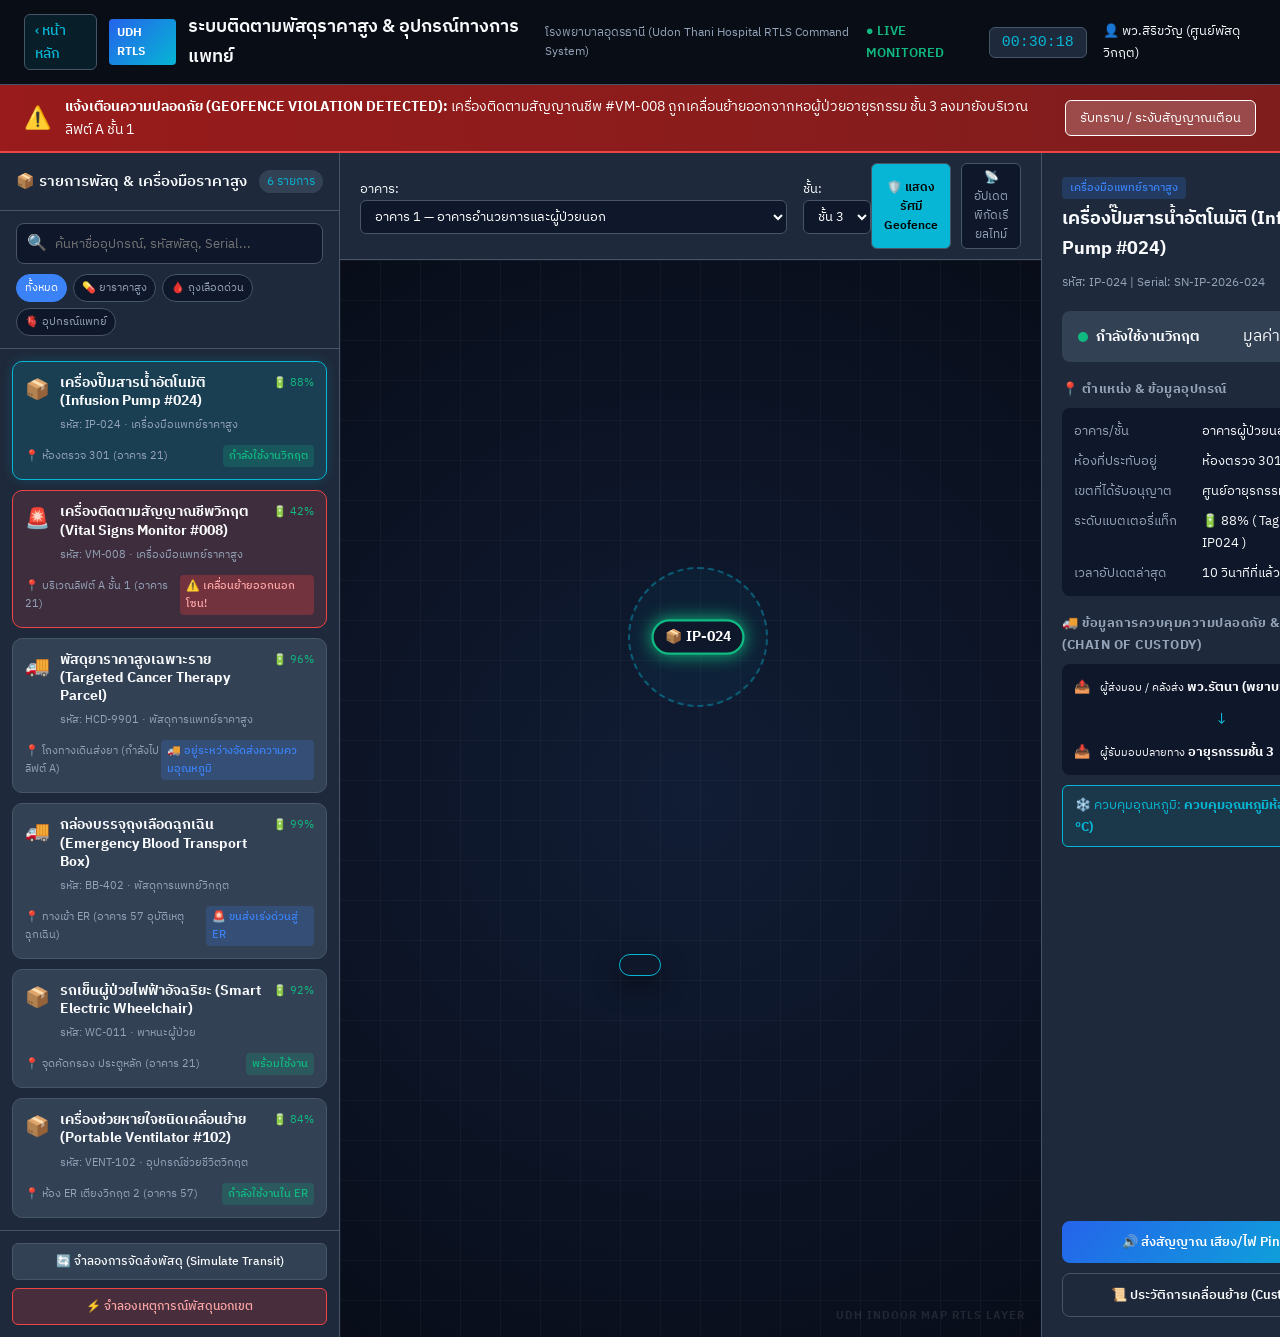
<file: asset-tracking.html>
<!doctype html>
<html lang="th">
<head>
  <meta charset="utf-8">
  <meta name="viewport" content="width=device-width, initial-scale=1">
  <title>UDH Asset & Medical Parcel Tracking — ระบบติดตามพัสดุและอุปกรณ์ราคาสูง</title>
  <link rel="preconnect" href="https://fonts.googleapis.com">
  <link rel="preconnect" href="https://fonts.gstatic.com" crossorigin>
  <link href="https://fonts.googleapis.com/css2?family=IBM+Plex+Sans+Thai:wght@300;400;500;600;700&display=swap" rel="stylesheet">
  <link rel="stylesheet" href="asset-tracking.css">
</head>
<body class="command-center-body">
  <header class="cc-header">
    <div class="brand">
      <a href="index.html" class="back-link" title="กลับหน้าผู้ป่วย">‹ หน้าหลัก</a>
      <span class="badge-udh">UDH RTLS</span>
      <h1>ระบบติดตามพัสดุราคาสูง & อุปกรณ์ทางการแพทย์</h1>
      <small>โรงพยาบาลอุดรธานี (Udon Thani Hospital RTLS Command System)</small>
    </div>
    <div class="system-status">
      <span class="pulse-live">● LIVE MONITORED</span>
      <div class="clock-display" id="live-clock">13:45:00</div>
      <div class="user-profile">👤 พว.สิริขวัญ (ศูนย์พัสดุวิกฤต)</div>
    </div>
  </header>

  <!-- Emergency Geofence Alert Banner -->
  <div id="alert-banner" class="emergency-alert-banner" style="display: flex;">
    <div class="alert-icon">⚠️</div>
    <div class="alert-message">
      <strong>แจ้งเตือนความปลอดภัย (GEOFENCE VIOLATION DETECTED):</strong>
      <span id="alert-text">เครื่องติดตามสัญญาณชีพ #VM-008 ถูกเคลื่อนย้ายออกจากหอผู้ป่วยอายุรกรรม ชั้น 3 ลงมายังบริเวณลิฟต์ A ชั้น 1</span>
    </div>
    <button id="dismiss-alert-btn" class="dismiss-btn">รับทราบ / ระงับสัญญาณเตือน</button>
  </div>

  <main class="cc-workspace">
    <!-- Sidebar Left: Asset & Parcel List & Filters -->
    <aside class="sidebar-panel">
      <div class="sidebar-head">
        <h2>📦 รายการพัสดุ & เครื่องมือราคาสูง</h2>
        <span id="asset-count-badge" class="count-badge">6 รายการ</span>
      </div>

      <!-- Search & Filter Controls -->
      <div class="filter-box">
        <div class="search-input-group">
          <span>🔍</span>
          <input id="asset-search" type="search" placeholder="ค้นหาชื่ออุปกรณ์, รหัสพัสดุ, Serial...">
        </div>
        
        <div class="category-pills">
          <button class="pill active" data-cat="all">ทั้งหมด</button>
          <button class="pill" data-cat="พัสดุการแพทย์ราคาสูง">💊 ยาราคาสูง</button>
          <button class="pill" data-cat="พัสดุการแพทย์วิกฤต">🩸 ถุงเลือดด่วน</button>
          <button class="pill" data-cat="เครื่องมือแพทย์ราคาสูง">🫀 อุปกรณ์แพทย์</button>
        </div>
      </div>

      <!-- Asset List Container -->
      <div id="asset-list-container" class="asset-scroll-list">
        <!-- Rendered dynamically via asset-tracking.js -->
      </div>

      <div class="sidebar-footer">
        <button id="btn-simulate-move" class="action-btn-secondary">🔄 จำลองการจัดส่งพัสดุ (Simulate Transit)</button>
        <button id="btn-simulate-breach" class="action-btn-warning">⚡ จำลองเหตุการณ์พัสดุนอกเขต</button>
      </div>
    </aside>

    <!-- Center Canvas: Interactive Floor Map & Pins -->
    <section class="map-view-panel">
      <div class="map-top-bar">
        <div class="location-selectors">
          <label>อาคาร:
            <select id="map-building-select" class="cc-select"></select>
          </label>
          <label>ชั้น:
            <select id="map-floor-select" class="cc-select"></select>
          </label>
        </div>
        <div class="map-controls">
          <button id="btn-toggle-geofence" class="toggle-control-btn active">🛡️ แสดงรัศมี Geofence</button>
          <button id="btn-refresh-telemetry" class="toggle-control-btn">📡 อัปเดตพิกัดเรียลไทม์</button>
        </div>
      </div>

      <div id="map-canvas-container" class="cc-map-canvas">
        <div class="canvas-grid-overlay"></div>
        <div id="geofence-circles-layer"></div>
        <div id="asset-pins-layer"></div>
        <div class="map-watermark">UDH INDOOR MAP RTLS LAYER</div>
      </div>
    </section>

    <!-- Sidebar Right: Asset Detail & Parcel Custody Panel -->
    <aside class="detail-panel">
      <div class="panel-header">
        <span id="detail-category-badge" class="cat-tag">ยาราคาสูง</span>
        <h2 id="detail-title">เครื่องปั๊มสารน้ำอัตโนมัติ</h2>
        <small id="detail-code-serial">รหัส: IP-024 | Serial: SN-IP-2026-024</small>
      </div>

      <div class="status-summary-card">
        <div class="status-indicator">
          <span id="detail-status-dot" class="status-dot green"></span>
          <b id="detail-status-text">กำลังใช้งานวิกฤต</b>
        </div>
        <div class="value-tag">มูลค่า: <strong id="detail-value">฿185,000</strong></div>
      </div>

      <!-- Location & Telemetry Metadata -->
      <section class="meta-section">
        <h3>📍 ตำแหน่ง & ข้อมูลอุปกรณ์</h3>
        <dl class="meta-grid">
          <dt>อาคาร/ชั้น</dt>
          <dd id="detail-location-floor">อาคารผู้ป่วยนอก ชั้น 3</dd>
          <dt>ห้องที่ประทับอยู่</dt>
          <dd id="detail-location-room">ห้องตรวจ 301</dd>
          <dt>เขตที่ได้รับอนุญาต</dt>
          <dd id="detail-assigned-zone">ศูนย์อายุรกรรม ชั้น 3</dd>
          <dt>ระดับแบตเตอรี่แท็ก</dt>
          <dd id="detail-battery">🔋 88% ( BLE Beacon Tag )</dd>
          <dt>เวลาอัปเดตล่าสุด</dt>
          <dd id="detail-last-update">10 วินาทีที่แล้ว</dd>
        </dl>
      </section>

      <!-- Parcel Custody / Logistics Handoff -->
      <section class="custody-section">
        <h3>🚚 ข้อมูลการควบคุมความปลอดภัย & ห่วงโซ่พัสดุ (Chain of Custody)</h3>
        <div class="custody-card">
          <div class="custody-step">
            <span class="step-icon">📤</span>
            <div>
              <small>ผู้ส่งมอบ / คลังส่ง</small>
              <strong id="custody-sender">ภก.สมชาย (คลังยาหลัก ชั้น 1)</strong>
            </div>
          </div>
          <div class="custody-arrow">↓</div>
          <div class="custody-step">
            <span class="step-icon">📥</span>
            <div>
              <small>ผู้รับมอบปลายทาง</small>
              <strong id="custody-receiver">พว.สิรินธร (คลินิกเคมีบำบัด ชั้น 3)</strong>
            </div>
          </div>
        </div>

        <div class="temp-sensor-box">
          <span>❄️ ควบคุมอุณหภูมิ: <b id="custody-temp">2 - 8 °C (ปัจจุบัน 4.2 °C)</b></span>
        </div>
      </section>

      <!-- Action Buttons -->
      <div class="detail-actions">
        <button id="btn-ping-asset" class="action-btn-primary">🔊 ส่งสัญญาณ เสียง/ไฟ Ping ค้นหา</button>
        <button id="btn-history-log" class="action-btn-outline">📜 ประวัติการเคลื่อนย้าย (Custody Log)</button>
      </div>
    </aside>
  </main>

  <!-- History Modal Dialog -->
  <dialog id="history-modal" class="cc-dialog">
    <div class="dialog-inner">
      <div class="dialog-head">
        <h3>📜 ประวัติบันทึกการเคลื่อนย้ายและพิกัด (RTLS Telemetry Audit Trail)</h3>
        <button id="close-history-modal" class="close-x">×</button>
      </div>
      <div class="dialog-body">
        <table class="audit-table">
          <thead>
            <tr>
              <th>เวลาบันทึก</th>
              <th>ตำแหน่ง / ห้อง</th>
              <th>สถานะ</th>
              <th>เจ้าหน้าที่ผู้รับผิดชอบ</th>
            </tr>
          </thead>
          <tbody id="audit-table-body">
            <tr>
              <td>13:42:10</td>
              <td>อาคารผู้ป่วยนอก ชั้น 1 (ประตูหลัก)</td>
              <td><span class="tag-status green">เข้าสู่ระบบ</span></td>
              <td>ศูนย์เปล UDH</td>
            </tr>
            <tr>
              <td>13:25:00</td>
              <td>ห้องยาหลัก ชั้น 1</td>
              <td><span class="tag-status blue">เบิกจ่ายพัสดุ</span></td>
              <td>ภก.สมชาย</td>
            </tr>
          </tbody>
        </table>
      </div>
    </div>
  </dialog>

  <p id="toast" class="toast-popup" role="status"></p>

  <script src="data-store.js"></script>
  <script src="asset-tracking.js"></script>
</body>
</html>
</file>
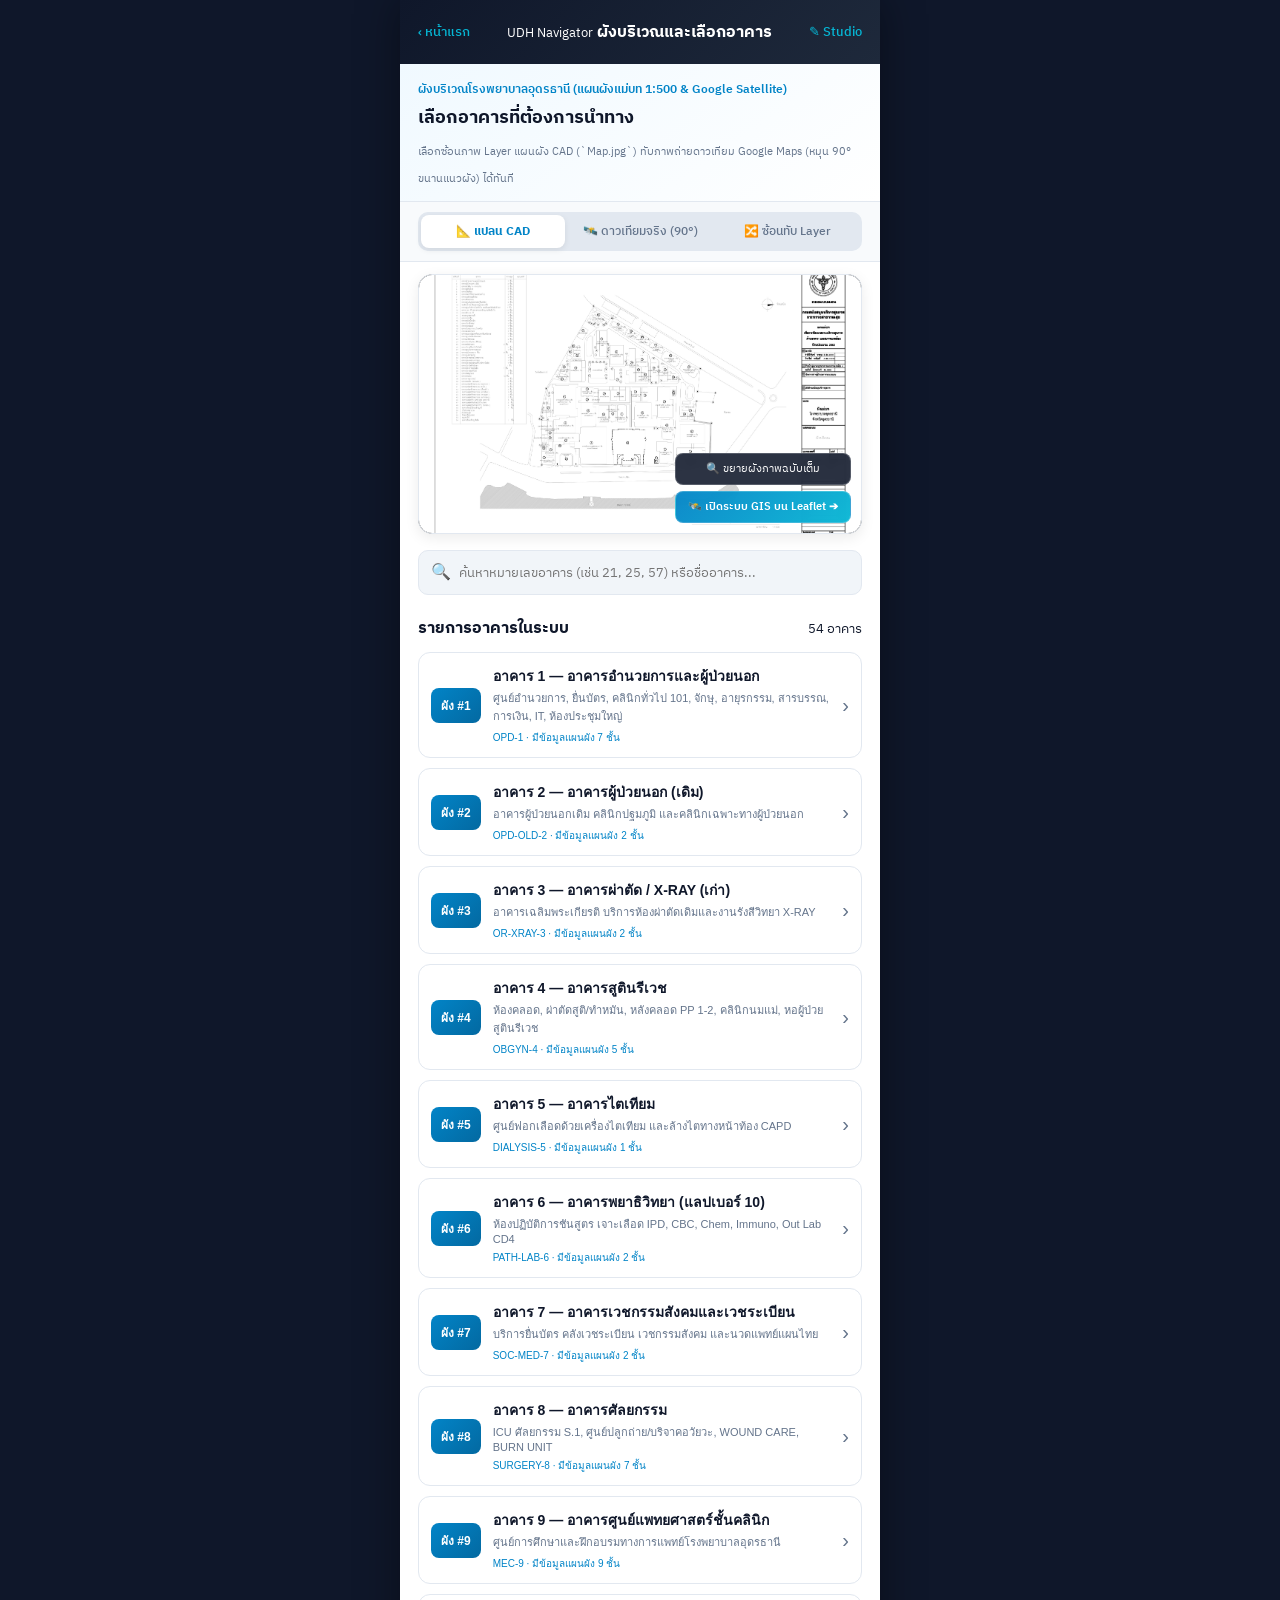
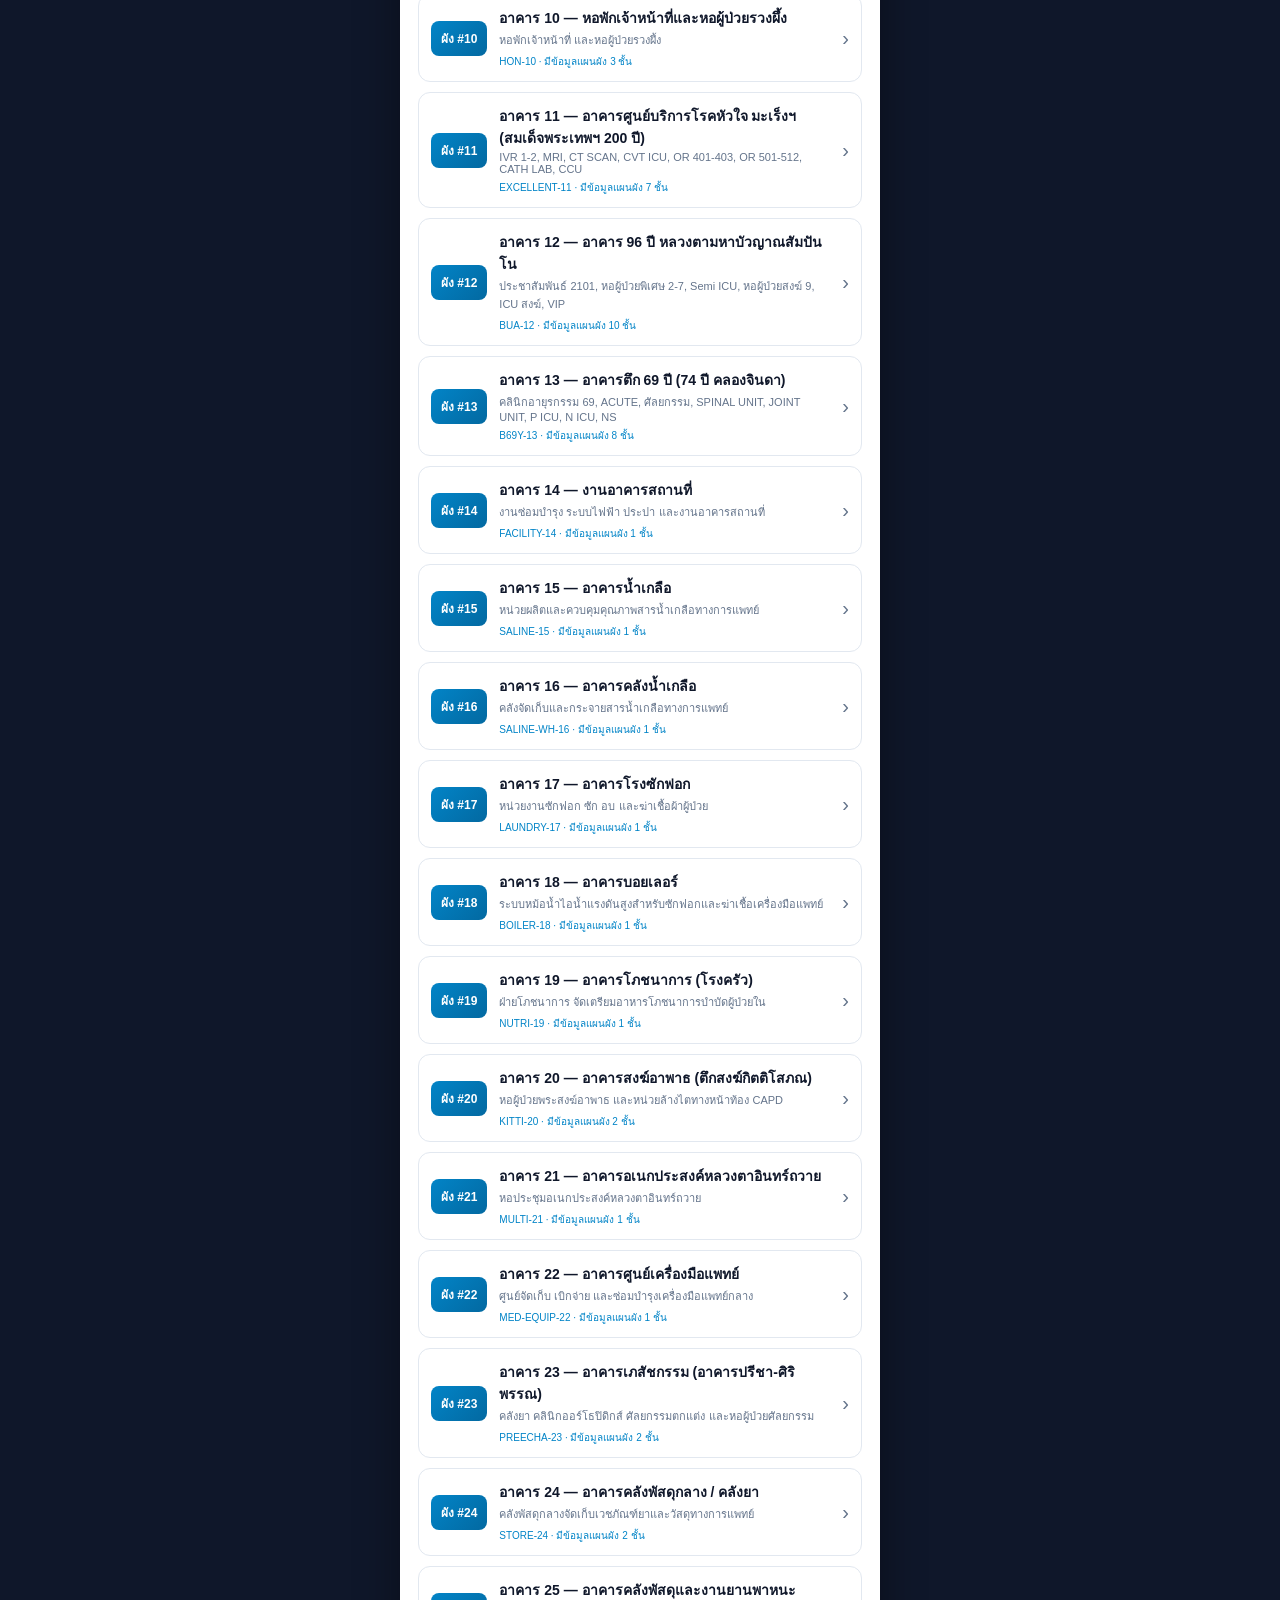
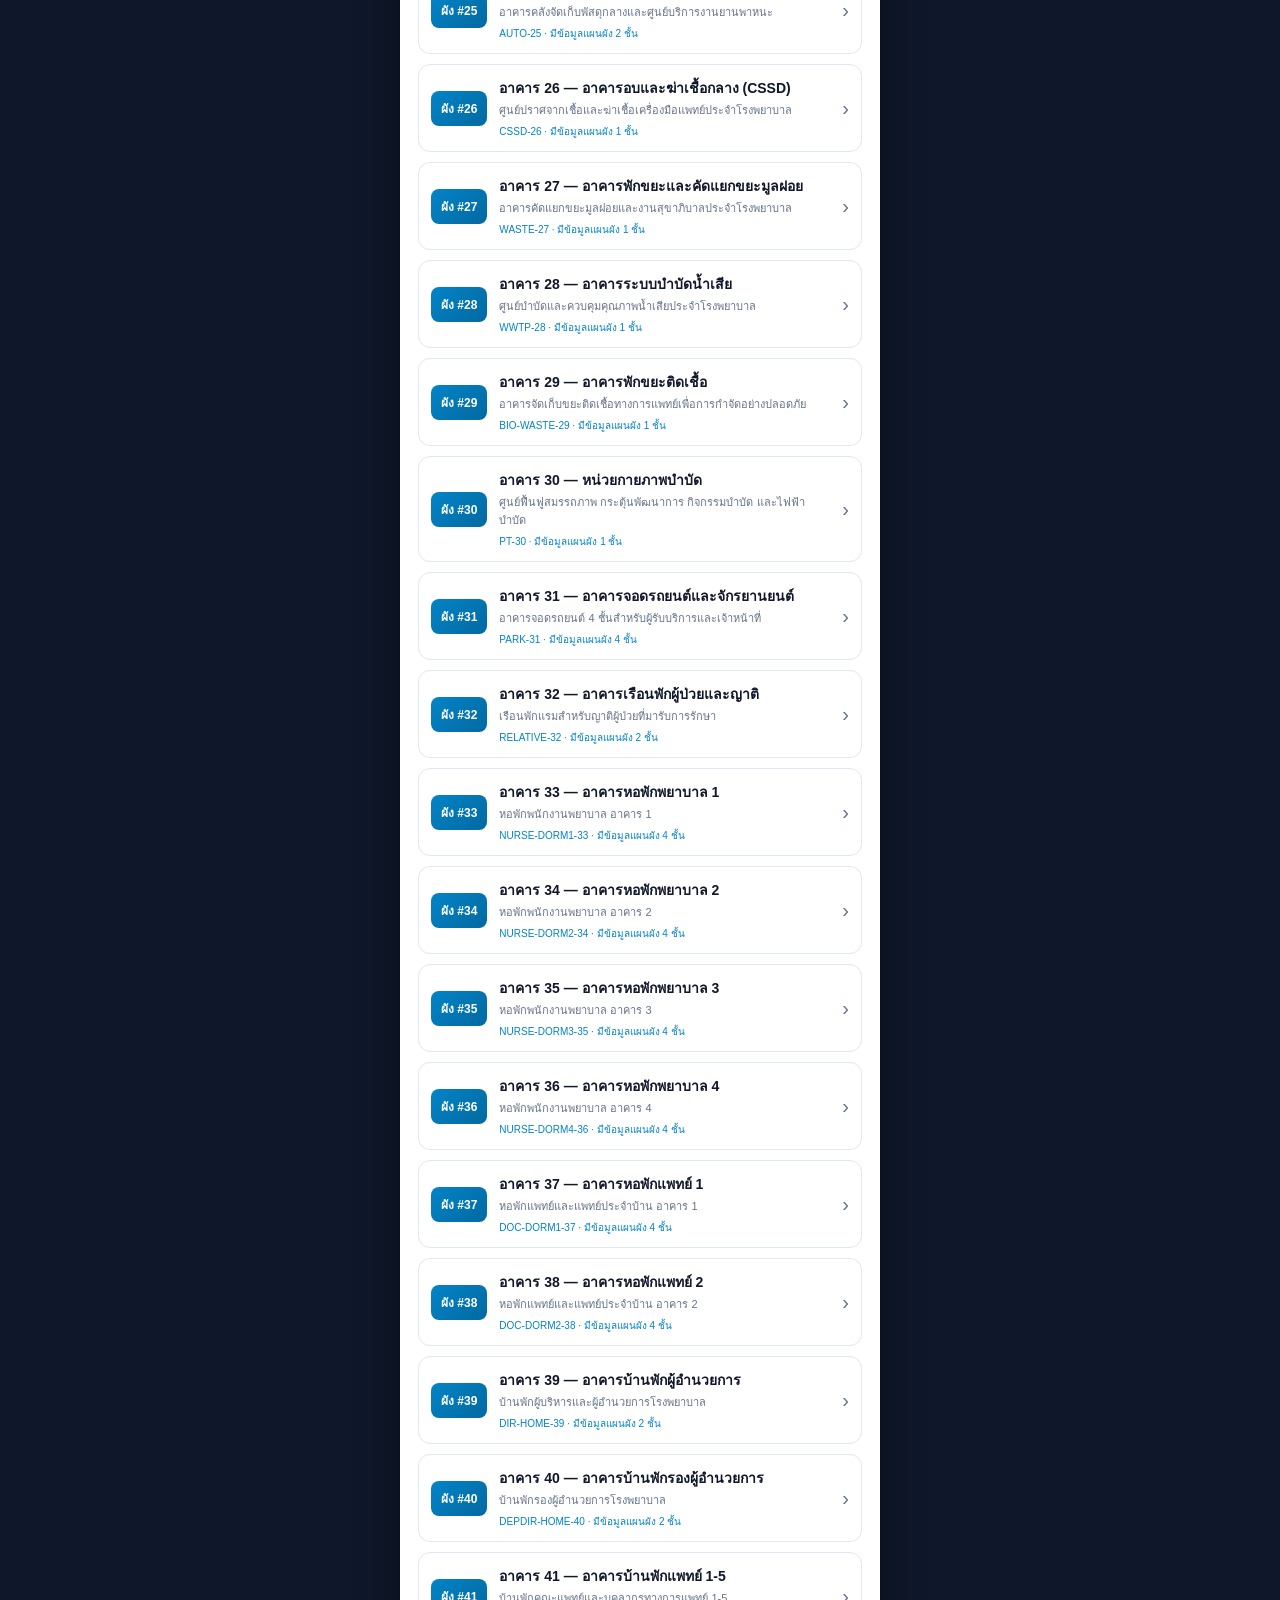
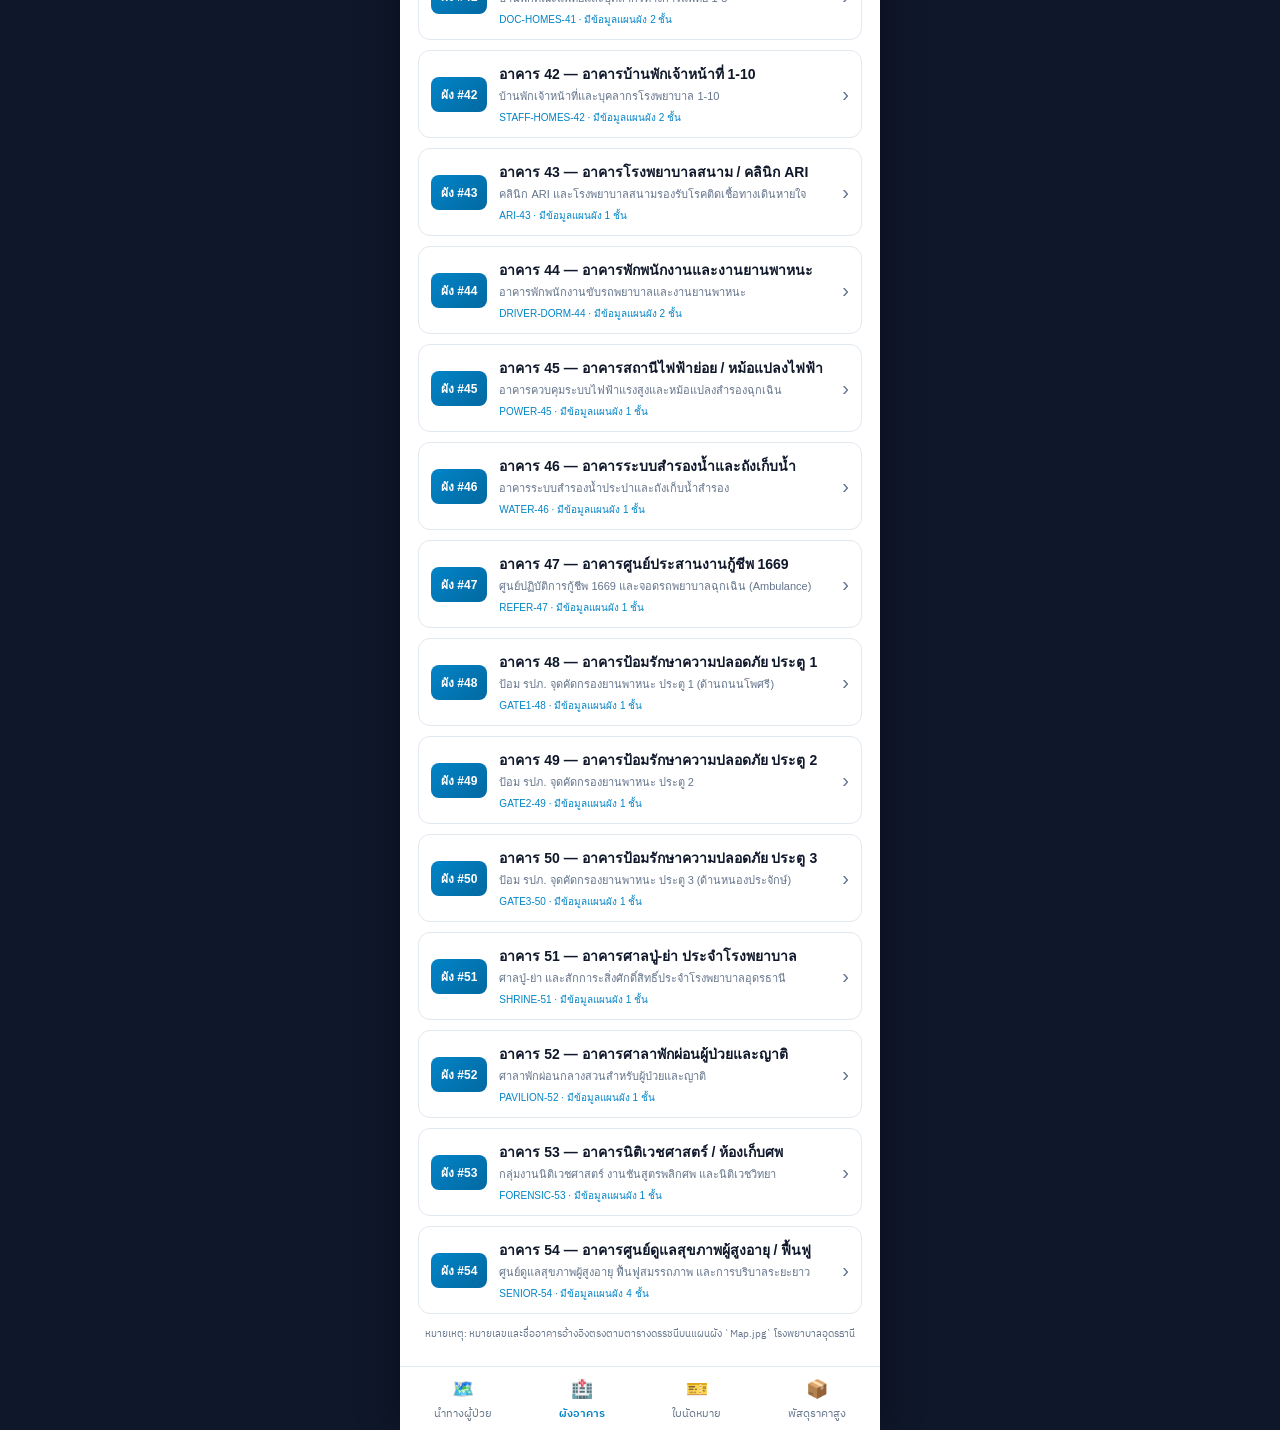
<file: building-select.html>
<!doctype html>
<html lang="th">
<head>
  <meta charset="utf-8">
  <meta name="viewport" content="width=device-width, initial-scale=1">
  <title>UDH Navigator — ผังบริเวณและเลือกอาคาร</title>
  <link rel="preconnect" href="https://fonts.googleapis.com">
  <link rel="preconnect" href="https://fonts.gstatic.com" crossorigin>
  <link href="https://fonts.googleapis.com/css2?family=IBM+Plex+Sans+Thai:wght@300;400;500;600;700&display=swap" rel="stylesheet">
  <link rel="stylesheet" href="building-select.css">
</head>
<body>
  <main class="phone">
    <header class="app-header">
      <a href="index.html" class="back-link">‹ หน้าแรก</a>
      <div>
        <small>UDH Navigator</small>
        <b>ผังบริเวณและเลือกอาคาร</b>
      </div>
      <a href="map-builder.html" class="icon-link" title="Map Studio">✎ Studio</a>
    </header>

    <section class="intro">
      <p>ผังบริเวณโรงพยาบาลอุดรธานี (แผนผังแม่บท 1:500 & Google Satellite)</p>
      <h1>เลือกอาคารที่ต้องการนำทาง</h1>
      <span>เลือกซ้อนภาพ Layer แผนผัง CAD (`Map.jpg`) ทับภาพถ่ายดาวเทียม Google Maps (หมุน 90° ขนานแนวผัง) ได้ทันที</span>
    </section>

    <!-- Layer Switcher Tabs -->
    <section class="layer-switcher-section">
      <div class="layer-mode-tabs">
        <button id="layer-cad" class="layer-tab active">📐 แปลน CAD</button>
        <button id="layer-sat" class="layer-tab">🛰️ ดาวเทียมจริง (90°)</button>
        <button id="layer-overlay" class="layer-tab">🔀 ซ้อนทับ Layer</button>
      </div>

      <!-- Satellite Rotation Angle Switcher -->
      <div id="rotation-selector-bar" class="rotation-bar" style="display: none;">
        <span>มุมหมุนภาพดาวเทียม:</span>
        <button id="rot-90" class="rot-tab active">📐 หมุน 90° (ขนานผัง CAD/หนองประจักษ์ลงล่าง)</button>
        <button id="rot-0" class="rot-tab">🧭 0° (ทิศเหนือจริง)</button>
      </div>

      <!-- Opacity Slider for Overlay Mode -->
      <div id="opacity-control-bar" class="opacity-bar" style="display: none;">
        <label for="layer-opacity-range">
          <span>ความโปร่งแสงแปลนอาคาร CAD:</span>
          <b id="opacity-pct-label">70%</b>
        </label>
        <input id="layer-opacity-range" type="range" min="0" max="100" value="70" class="range-slider">
      </div>
    </section>

    <!-- Master Plan Map Container with Dual Layers -->
    <section class="site-plan">
      <!-- Base Layer: Google Satellite Image (Rotated 90 deg by default) -->
      <img id="satellite-bg-img" src="google-satellite-rotated90.jpg" alt="ภาพถ่ายดาวเทียม Google Maps หมุน 90°" class="map-layer sat-layer" style="display: none;">

      <!-- Top Layer: CAD Map Image -->
      <img id="site-map" src="Map.jpg" alt="ผังบริเวณโรงพยาบาลอุดรธานี" class="map-layer cad-layer">

      <div class="map-action-row">
        <button id="zoom" aria-label="ขยายผังบริเวณ">🔍 ขยายผังภาพฉบับเต็ม</button>
        <a href="satellite-map.html" class="satellite-overlay-btn">🛰️ เปิดระบบ GIS บน Leaflet ➔</a>
      </div>
    </section>

    <!-- Search Building Filter -->
    <section class="search-building-box">
      <div class="search-field">
        <span>🔍</span>
        <input id="building-search" type="search" placeholder="ค้นหาหมายเลขอาคาร (เช่น 21, 25, 57) หรือชื่ออาคาร...">
      </div>
    </section>

    <!-- Building List -->
    <section class="list">
      <div class="list-head">
        <h2>รายการอาคารในระบบ</h2>
        <small id="count">20 อาคาร</small>
      </div>
      <div id="buildings" class="building-cards-container"></div>
    </section>

    <p class="note">หมายเหตุ: หมายเลขและชื่ออาคารอ้างอิงตรงตามตารางดรรชนีบนแผนผัง `Map.jpg` โรงพยาบาลอุดรธานี</p>

    <!-- Bottom Navigation Bar -->
    <nav class="bottom-nav">
      <a class="nav-item" href="index.html">
        <span class="nav-icon">🗺️</span>
        <span>นำทางผู้ป่วย</span>
      </a>
      <a class="nav-item active" href="building-select.html">
        <span class="nav-icon">🏥</span>
        <span>ผังอาคาร</span>
      </a>
      <a class="nav-item" href="check-in.html">
        <span class="nav-icon">🎫</span>
        <span>ใบนัดหมาย</span>
      </a>
      <a class="nav-item" href="asset-tracking.html">
        <span class="nav-icon">📦</span>
        <span>พัสดุราคาสูง</span>
      </a>
    </nav>
  </main>

  <!-- Large Map Dialog -->
  <dialog id="viewer" class="map-dialog">
    <div class="dialog-content-map">
      <header class="dialog-map-header">
        <h3 id="modal-title">ผังบริเวณโรงพยาบาลอุดรธานี (Map.jpg)</h3>
        <button id="close" class="close-btn">×</button>
      </header>
      <div class="modal-layer-toggle">
        <button id="modal-show-cad" class="modal-tab active">📐 แปลน CAD</button>
        <button id="modal-show-sat-90" class="modal-tab">🛰️ ดาวเทียม (หมุน 90° ขนานผัง)</button>
        <button id="modal-show-sat-0" class="modal-tab">🧭 ดาวเทียม (0° ทิศเหนือ)</button>
      </div>
      <div class="zoom-scroll-area">
        <img id="large-map" src="Map.jpg" alt="ผังบริเวณโรงพยาบาลอุดรธานี">
      </div>
    </div>
  </dialog>

  <script src="data-store.js?v=2.0"></script>
  <script src="building-select.js"></script>
</body>
</html>
</file>
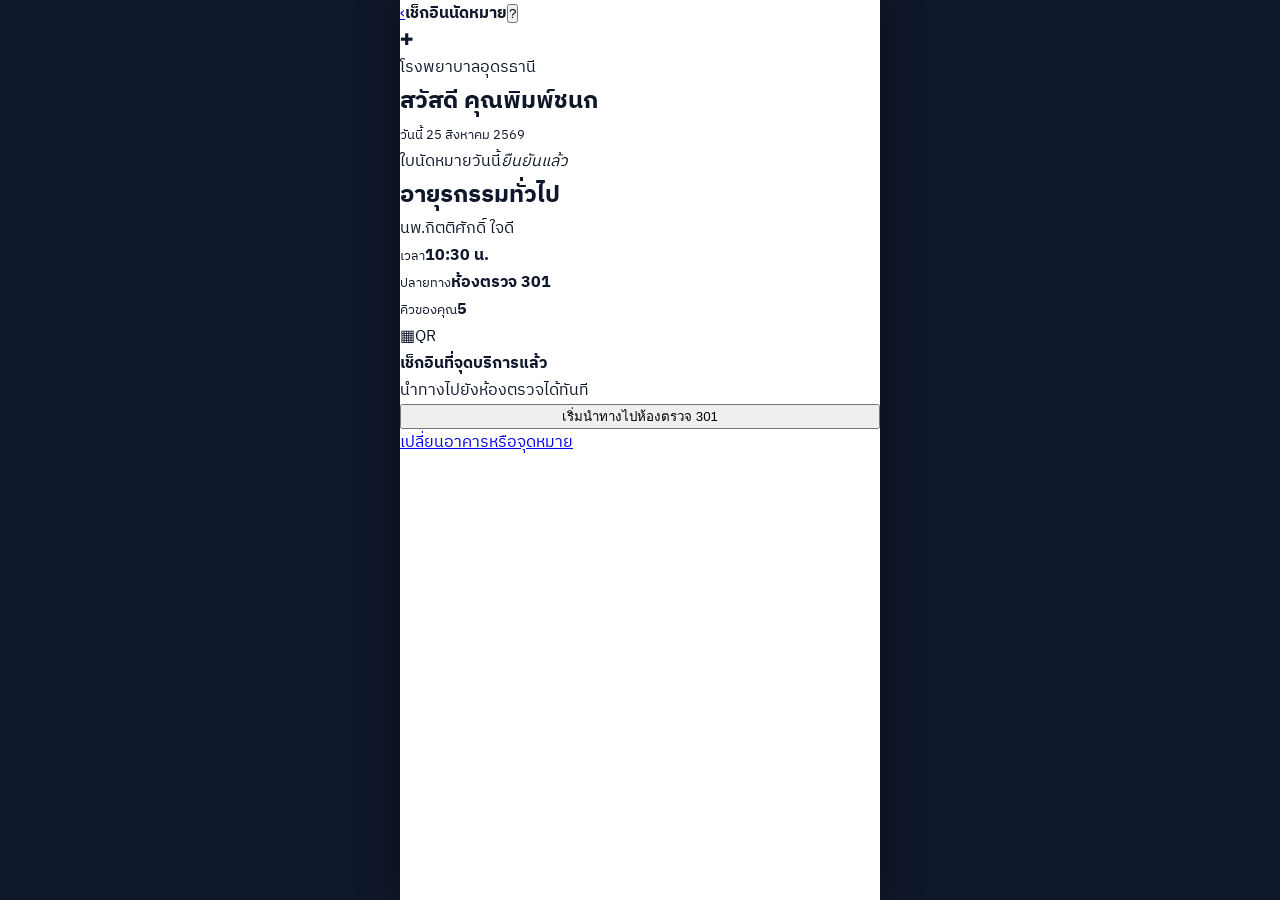
<file: check-in.html>
<!doctype html><html lang="th"><head><meta charset="utf-8"><meta name="viewport" content="width=device-width,initial-scale=1"><title>UDH Navigator — Check-in</title><link rel="preconnect" href="https://fonts.googleapis.com"><link rel="preconnect" href="https://fonts.gstatic.com" crossorigin><link href="https://fonts.googleapis.com/css2?family=IBM+Plex+Sans+Thai:wght@400;500;600;700&display=swap" rel="stylesheet"><link rel="stylesheet" href="patient-screens.css"></head><body><main class="mobile"><header><a href="index.html">‹</a><b>เช็กอินนัดหมาย</b><button>?</button></header><section class="hero"><span>✚</span><p>โรงพยาบาลอุดรธานี</p><h1>สวัสดี คุณพิมพ์ชนก</h1><small>วันนี้ 25 สิงหาคม 2569</small></section><section class="ticket"><div class="ticket-top"><span>ใบนัดหมายวันนี้</span><em>ยืนยันแล้ว</em></div><h2>อายุรกรรมทั่วไป</h2><p>นพ.กิตติศักดิ์ ใจดี</p><div class="ticket-grid"><div><small>เวลา</small><b>10:30 น.</b></div><div><small>ปลายทาง</small><b>ห้องตรวจ 301</b></div><div><small>คิวของคุณ</small><b class="blue">5</b></div></div></section><section class="check"><div class="qr">▦<span>QR</span></div><div><b>เช็กอินที่จุดบริการแล้ว</b><p>นำทางไปยังห้องตรวจได้ทันที</p></div></section><button class="primary" id="go">เริ่มนำทางไปห้องตรวจ 301</button><a class="secondary" href="building-select.html">เปลี่ยนอาคารหรือจุดหมาย</a><p class="toast" id="toast"></p></main><script>document.querySelector('#go').onclick=()=>{document.querySelector('#toast').textContent='กำลังเปิดเส้นทาง…';document.querySelector('#toast').classList.add('show');setTimeout(()=>location.href='navigation.html',600)}</script></body></html>
</file>
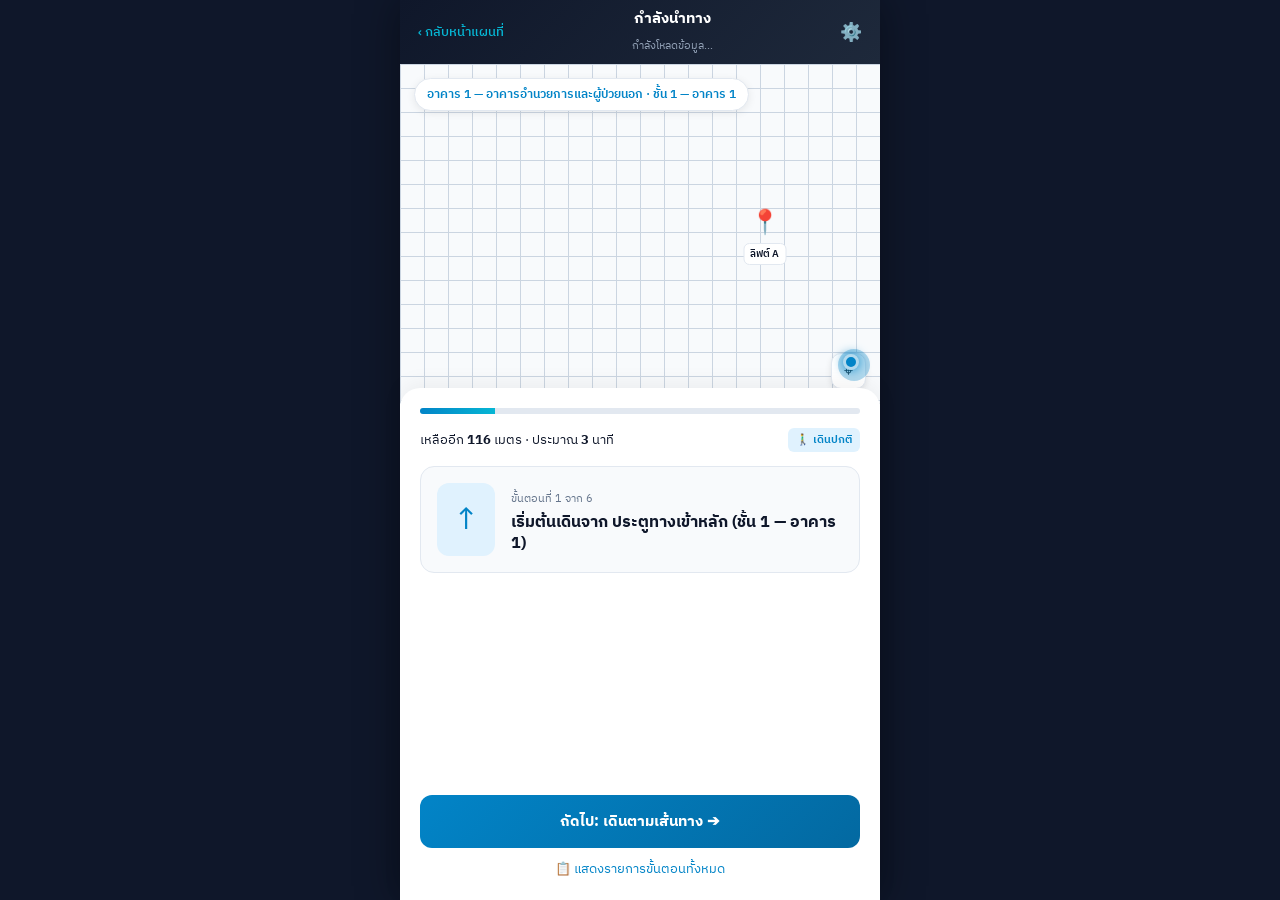
<file: navigation.html>
<!doctype html>
<html lang="th">
<head>
  <meta charset="utf-8">
  <meta name="viewport" content="width=device-width, initial-scale=1">
  <title>UDH Navigator — นำทาง Turn-by-Turn</title>
  <link rel="preconnect" href="https://fonts.googleapis.com">
  <link rel="preconnect" href="https://fonts.gstatic.com" crossorigin>
  <link href="https://fonts.googleapis.com/css2?family=IBM+Plex+Sans+Thai:wght@400;500;600;700&display=swap" rel="stylesheet">
  <link rel="stylesheet" href="patient-screens.css">
</head>
<body>
  <main class="mobile route">
    <header class="nav-header">
      <a href="index.html" class="back-btn">‹ กลับหน้าแผนที่</a>
      <div class="nav-title-group">
        <b id="nav-mode-indicator">กำลังนำทาง</b>
        <small id="nav-target-name">กำลังโหลดข้อมูล...</small>
      </div>
      <button id="menu-btn" class="icon-menu-btn">⚙️</button>
    </header>

    <!-- Visual Interactive Map Area -->
    <section class="route-map">
      <span id="floor-chip" class="map-chip">อาคารผู้ป่วยนอก · ชั้น 1</span>
      
      <div class="map-container">
        <svg id="nav-svg" viewBox="0 0 100 100" preserveAspectRatio="none">
          <path id="nav-path-line" d="" fill="none" stroke="#0284c7" stroke-width="3" stroke-dasharray="4,2" />
        </svg>

        <!-- Current User Position Marker -->
        <div id="user-dot" class="dot current" style="left: 20%; top: 50%;">
          <div class="pulse-ring"></div>
        </div>

        <!-- Target Destination Marker -->
        <div id="target-pin" class="pin-target" style="left: 76%; top: 50%;">
          <span class="pin-icon">📍</span>
          <small id="target-pin-label">ลิฟต์ A</small>
        </div>
      </div>

      <button id="recenter-btn" class="center-btn" title="จัดกึ่งกลาง">⌖</button>
    </section>

    <!-- Turn-by-Turn Step Card -->
    <section class="direction">
      <div class="progress-bar-container">
        <div id="step-progress-bar" class="progress-fill" style="width: 25%;"></div>
      </div>

      <div class="metrics-row">
        <span class="dist-time">เหลืออีก <b id="remaining-dist">0</b> เมตร · ประมาณ <b id="remaining-time">0</b> นาที</span>
        <span id="accessibility-badge" class="mode-badge">🚶‍♂️ เดินปกติ</span>
      </div>

      <div class="turn-step-box">
        <i id="turn-icon" class="turn-arrow">↑</i>
        <div class="turn-info">
          <small id="step-count-label">ขั้นตอนที่ 1 จาก 4</small>
          <h1 id="step-instruction-text">เดินตรงไปที่โถงทางเดินหลัก</h1>
        </div>
      </div>

      <div class="button-action-group">
        <button id="next-step-btn" class="primary-btn-large">ถัดไป: ก้าวตามเส้นทาง ➔</button>
        <button id="show-all-steps-btn" class="text-btn">📋 แสดงรายการขั้นตอนทั้งหมด</button>
      </div>
    </section>

    <!-- Step List Dialog / Modal -->
    <dialog id="steps-dialog">
      <div class="dialog-content">
        <header class="dialog-header">
          <h3>เส้นทางทั้งหมด</h3>
          <button id="close-dialog-btn" class="close-btn">×</button>
        </header>
        <ol id="dialog-steps-list" class="full-steps-list"></ol>
      </div>
    </dialog>

    <p id="toast" class="toast-popup" role="status"></p>
  </main>

  <script src="data-store.js"></script>
  <script src="pathfinding.js"></script>
  <script>
    let mapData = null;
    let pathfinder = null;
    let pathResult = null;
    let currentStepIndex = 0;

    const $ = id => document.getElementById(id);

    async function initNavigation() {
      try {
        mapData = await UDHMapStore.load();
        pathfinder = new UDHPathfinder(mapData);

        const params = new URLSearchParams(location.search);
        const startId = params.get('start') || 'entry';
        const destNodeId = params.get('dest');
        const placeId = params.get('placeId');
        const isWheelchair = params.get('wheelchair') === 'true';

        $('accessibility-badge').textContent = isWheelchair ? '♿ โหมดรถเข็น' : '🚶‍♂️ เดินปกติ';

        // Find destination place info
        let place = null;
        if (placeId) {
          mapData.buildings.forEach(b => {
            b.floors.forEach(f => {
              const found = f.items.find(i => i.id === placeId);
              if (found) place = { ...found, building: b, floor: f };
            });
          });
        }

        if (place) {
          $('nav-target-name').textContent = `ปลายทาง: ${place.name}`;
          $('target-pin-label').textContent = place.name;
        }

        // Target node lookup
        let targetId = destNodeId;
        if (!targetId && place) {
          const closest = pathfinder.findClosestNodeToItem(place, place.floor.id);
          if (closest) targetId = closest.id;
        }

        if (!targetId) targetId = 'elevator-node-f3';

        pathResult = pathfinder.findShortestPath(startId, targetId, { wheelchairOnly: isWheelchair });

        if (!pathResult || pathResult.pathNodes.length === 0) {
          $('step-instruction-text').textContent = 'ไม่พบข้อมูลเส้นทาง';
          return;
        }

        renderStep(0);
      } catch (err) {
        console.error(err);
        showToast('⚠️ ไม่สามารถโหลดข้อมูลนำทางได้');
      }
    }

    function renderStep(index) {
      if (!pathResult) return;
      currentStepIndex = Math.max(0, Math.min(index, pathResult.steps.length - 1));

      const nodes = pathResult.pathNodes;
      const currNode = nodes[Math.min(currentStepIndex, nodes.length - 1)];

      // Update UI Header & Floor Chip
      $('floor-chip').textContent = `${currNode.buildingName || 'อาคารผู้ป่วยนอก'} · ${currNode.floorName || 'ชั้น 1'}`;

      // Update metrics
      const progressPct = Math.round(((currentStepIndex + 1) / pathResult.steps.length) * 100);
      $('step-progress-bar').style.width = `${progressPct}%`;
      $('remaining-dist').textContent = Math.max(0, pathResult.totalDistance - (currentStepIndex * 15));
      $('remaining-time').textContent = Math.max(1, pathResult.estimatedMinutes - Math.floor(currentStepIndex / 2));

      // Update Step card text
      $('step-count-label').textContent = `ขั้นตอนที่ ${currentStepIndex + 1} จาก ${pathResult.steps.length}`;
      $('step-instruction-text').innerHTML = pathResult.steps[currentStepIndex];

      // Update Icon
      const text = pathResult.steps[currentStepIndex];
      if (text.includes('ลิฟต์')) $('turn-icon').textContent = '🛗';
      else if (text.includes('บันได')) $('turn-icon').textContent = '🪜';
      else if (text.includes('ถึงจุดหมาย')) $('turn-icon').textContent = '🎉';
      else $('turn-icon').textContent = '↑';

      // Move marker pin on map
      $('user-dot').style.left = `${currNode.x}%`;
      $('user-dot').style.top = `${currNode.y}%`;

      // Update button text
      const nextBtn = $('next-step-btn');
      if (currentStepIndex === pathResult.steps.length - 1) {
        nextBtn.textContent = '🎉 ถึงจุดหมายแล้ว (เสร็จสิ้น)';
        nextBtn.onclick = () => location.href = 'index.html';
      } else {
        nextBtn.textContent = 'ถัดไป: เดินตามเส้นทาง ➔';
        nextBtn.onclick = () => renderStep(currentStepIndex + 1);
      }
    }

    function showToast(msg) {
      const t = $('toast');
      t.textContent = msg;
      t.classList.add('show');
      setTimeout(() => t.classList.remove('show'), 2500);
    }

    $('show-all-steps-btn').onclick = () => {
      if (!pathResult) return;
      $('dialog-steps-list').innerHTML = pathResult.steps.map((s, i) => `
        <li class="${i === currentStepIndex ? 'active' : ''}">
          <b>ขั้นที่ ${i + 1}:</b> <span>${s}</span>
        </li>
      `).join('');
      $('steps-dialog').showModal();
    };

    $('close-dialog-btn').onclick = () => $('steps-dialog').close();
    $('recenter-btn').onclick = () => showToast('📍 จัดกึ่งกลางตำแหน่งปัจจุบันแล้ว');

    document.addEventListener('DOMContentLoaded', initNavigation);
  </script>
</body>
</html>
</file>
<file: asset-tracking.css>
:root {
  --bg-dark: #0f172a;
  --panel-bg: #1e293b;
  --card-bg: #334155;
  --border-color: #475569;
  --accent-cyan: #06b6d4;
  --accent-blue: #3b82f6;
  --accent-green: #10b981;
  --accent-red: #ef4444;
  --accent-amber: #f59e0b;
  --text-main: #f8fafc;
  --text-muted: #94a3b8;
  --font-main: 'IBM Plex Sans Thai', -apple-system, BlinkMacSystemFont, sans-serif;
}

* {
  box-sizing: border-box;
  margin: 0;
  padding: 0;
}

body.command-center-body {
  font-family: var(--font-main);
  background-color: var(--bg-dark);
  color: var(--text-main);
  min-height: 100vh;
  display: flex;
  flex-direction: column;
  overflow-x: hidden;
}

/* Header */
.cc-header {
  background-color: #090d16;
  border-bottom: 1px solid var(--border-color);
  padding: 12px 24px;
  display: flex;
  justify-content: space-between;
  align-items: center;
}

.brand {
  display: flex;
  align-items: center;
  gap: 12px;
}

.back-link {
  color: var(--accent-cyan);
  text-decoration: none;
  font-size: 14px;
  font-weight: 500;
  padding: 4px 10px;
  border: 1px solid var(--border-color);
  border-radius: 6px;
  background-color: rgba(6, 182, 212, 0.1);
}

.badge-udh {
  background: linear-gradient(135deg, #2563eb, #06b6d4);
  color: #fff;
  font-weight: 700;
  font-size: 12px;
  padding: 4px 8px;
  border-radius: 4px;
}

.brand h1 {
  font-size: 18px;
  font-weight: 600;
}

.brand small {
  color: var(--text-muted);
  font-size: 12px;
}

.system-status {
  display: flex;
  align-items: center;
  gap: 16px;
  font-size: 13px;
}

.pulse-live {
  color: var(--accent-green);
  font-weight: 600;
  animation: pulse-glow 1.5s infinite alternate;
}

@keyframes pulse-glow {
  from { opacity: 0.6; }
  to { opacity: 1; text-shadow: 0 0 8px var(--accent-green); }
}

.clock-display {
  background-color: var(--panel-bg);
  padding: 6px 12px;
  border-radius: 6px;
  font-family: monospace;
  font-size: 15px;
  color: var(--accent-cyan);
  border: 1px solid var(--border-color);
}

/* Emergency Alert Banner */
.emergency-alert-banner {
  background: linear-gradient(90deg, #991b1b, #7f1d1d);
  border-bottom: 2px solid var(--accent-red);
  color: #fff;
  padding: 10px 24px;
  display: flex;
  align-items: center;
  gap: 14px;
  animation: banner-blink 2s infinite alternate;
}

@keyframes banner-blink {
  from { background-color: #991b1b; }
  to { background-color: #7f1d1d; }
}

.alert-icon {
  font-size: 22px;
}

.alert-message {
  flex: 1;
  font-size: 14px;
}

.dismiss-btn {
  background-color: rgba(255, 255, 255, 0.2);
  border: 1px solid #fff;
  color: #fff;
  padding: 6px 14px;
  border-radius: 6px;
  cursor: pointer;
  font-family: var(--font-main);
  font-size: 13px;
  transition: background 0.2s;
}

.dismiss-btn:hover {
  background-color: rgba(255, 255, 255, 0.4);
}

/* Workspace Layout */
.cc-workspace {
  flex: 1;
  display: grid;
  grid-template-columns: 340px 1fr 360px;
  height: calc(100vh - 60px);
}

@media (max-width: 1200px) {
  .cc-workspace {
    grid-template-columns: 300px 1fr 320px;
  }
}

/* Sidebar Left */
.sidebar-panel {
  background-color: var(--panel-bg);
  border-right: 1px solid var(--border-color);
  display: flex;
  flex-direction: column;
}

.sidebar-head {
  padding: 16px;
  border-bottom: 1px solid var(--border-color);
  display: flex;
  justify-content: space-between;
  align-items: center;
}

.sidebar-head h2 {
  font-size: 15px;
  font-weight: 600;
}

.count-badge {
  background-color: var(--card-bg);
  color: var(--accent-cyan);
  padding: 2px 8px;
  border-radius: 12px;
  font-size: 12px;
}

.filter-box {
  padding: 12px 16px;
  border-bottom: 1px solid var(--border-color);
  display: flex;
  flex-direction: column;
  gap: 10px;
}

.search-input-group {
  display: flex;
  align-items: center;
  gap: 8px;
  background-color: var(--bg-dark);
  border: 1px solid var(--border-color);
  border-radius: 8px;
  padding: 6px 10px;
}

.search-input-group input {
  background: none;
  border: none;
  color: #fff;
  font-family: var(--font-main);
  font-size: 13px;
  width: 100%;
  outline: none;
}

.category-pills {
  display: flex;
  gap: 6px;
  flex-wrap: wrap;
}

.pill {
  background-color: var(--bg-dark);
  border: 1px solid var(--border-color);
  color: var(--text-muted);
  font-family: var(--font-main);
  font-size: 11px;
  padding: 4px 8px;
  border-radius: 14px;
  cursor: pointer;
  transition: all 0.2s;
}

.pill.active {
  background-color: var(--accent-blue);
  color: #fff;
  border-color: var(--accent-blue);
}

.asset-scroll-list {
  flex: 1;
  overflow-y: auto;
  padding: 12px;
  display: flex;
  flex-direction: column;
  gap: 10px;
}

.asset-card-item {
  background-color: var(--card-bg);
  border: 1px solid var(--border-color);
  border-radius: 10px;
  padding: 12px;
  cursor: pointer;
  transition: transform 0.15s, border-color 0.2s;
}

.asset-card-item:hover {
  transform: translateY(-2px);
  border-color: var(--accent-cyan);
}

.asset-card-item.active {
  border-color: var(--accent-cyan);
  background-color: rgba(6, 182, 212, 0.15);
  box-shadow: 0 0 12px rgba(6, 182, 212, 0.2);
}

.asset-card-item.alert-card {
  border-color: var(--accent-red);
  background-color: rgba(239, 68, 68, 0.15);
  animation: alert-card-blink 1.5s infinite alternate;
}

@keyframes alert-card-blink {
  from { border-color: var(--accent-red); }
  to { border-color: #fca5a5; }
}

.card-top {
  display: flex;
  align-items: flex-start;
  gap: 10px;
  margin-bottom: 8px;
}

.card-icon {
  font-size: 20px;
}

.card-title-group {
  flex: 1;
}

.card-title-group strong {
  display: block;
  font-size: 14px;
  line-height: 1.3;
}

.card-title-group small {
  color: var(--text-muted);
  font-size: 11px;
}

.battery-tag {
  font-size: 11px;
  color: var(--accent-green);
}

.card-bottom {
  display: flex;
  justify-content: space-between;
  align-items: center;
  font-size: 11px;
}

.location-chip {
  color: var(--text-muted);
}

.status-badge {
  padding: 2px 6px;
  border-radius: 4px;
  font-weight: 500;
}

.status-green { background-color: rgba(16, 185, 129, 0.2); color: var(--accent-green); }
.status-blue { background-color: rgba(59, 130, 246, 0.2); color: var(--accent-blue); }
.status-red { background-color: rgba(239, 68, 68, 0.3); color: #fca5a5; }

.sidebar-footer {
  padding: 12px;
  border-top: 1px solid var(--border-color);
  display: flex;
  flex-direction: column;
  gap: 8px;
}

.action-btn-secondary, .action-btn-warning {
  width: 100%;
  padding: 8px;
  border-radius: 6px;
  font-family: var(--font-main);
  font-size: 12px;
  font-weight: 500;
  cursor: pointer;
  border: 1px solid var(--border-color);
}

.action-btn-secondary { background-color: var(--card-bg); color: var(--text-main); }
.action-btn-secondary:hover { background-color: #475569; }
.action-btn-warning { background-color: rgba(239, 68, 68, 0.2); color: #fca5a5; border-color: var(--accent-red); }
.action-btn-warning:hover { background-color: rgba(239, 68, 68, 0.4); }

/* Center Map View */
.map-view-panel {
  display: flex;
  flex-direction: column;
  background-color: #0b1120;
  position: relative;
}

.map-top-bar {
  background-color: var(--panel-bg);
  padding: 10px 20px;
  border-bottom: 1px solid var(--border-color);
  display: flex;
  justify-content: space-between;
  align-items: center;
}

.location-selectors {
  display: flex;
  gap: 16px;
  font-size: 13px;
}

.cc-select {
  background-color: var(--bg-dark);
  color: #fff;
  border: 1px solid var(--border-color);
  padding: 4px 10px;
  border-radius: 6px;
  font-family: var(--font-main);
  font-size: 13px;
}

.map-controls {
  display: flex;
  gap: 10px;
}

.toggle-control-btn {
  background-color: var(--bg-dark);
  border: 1px solid var(--border-color);
  color: var(--text-muted);
  padding: 4px 12px;
  border-radius: 6px;
  font-family: var(--font-main);
  font-size: 12px;
  cursor: pointer;
}

.toggle-control-btn.active {
  background-color: var(--accent-cyan);
  color: #000;
  font-weight: 600;
}

.cc-map-canvas {
  flex: 1;
  position: relative;
  overflow: hidden;
  background: radial-gradient(circle at center, #111d35 0%, #080d19 100%);
}

.canvas-grid-overlay {
  position: absolute;
  inset: 0;
  background-size: 40px 40px;
  background-image: linear-gradient(to right, rgba(255, 255, 255, 0.03) 1px, transparent 1px),
                    linear-gradient(to bottom, rgba(255, 255, 255, 0.03) 1px, transparent 1px);
  pointer-events: none;
}

.map-watermark {
  position: absolute;
  bottom: 12px;
  right: 16px;
  font-size: 11px;
  font-weight: 700;
  color: rgba(255, 255, 255, 0.1);
  letter-spacing: 1px;
  pointer-events: none;
}

/* Map Pins & Geofence Circles */
.geofence-circle {
  position: absolute;
  width: 140px;
  height: 140px;
  border-radius: 50%;
  border: 2px dashed rgba(6, 182, 212, 0.4);
  background-color: rgba(6, 182, 212, 0.05);
  transform: translate(-50%, -50%);
  pointer-events: none;
}

.geofence-circle.breached {
  border-color: rgba(239, 68, 68, 0.8);
  background-color: rgba(239, 68, 68, 0.12);
  animation: ping-red 2s infinite;
}

.asset-map-pin {
  position: absolute;
  transform: translate(-50%, -50%);
  cursor: pointer;
  z-index: 10;
}

.pin-badge {
  background-color: #0f172a;
  border: 2px solid var(--accent-cyan);
  color: #fff;
  padding: 4px 10px;
  border-radius: 20px;
  font-size: 12px;
  white-space: nowrap;
  box-shadow: 0 4px 12px rgba(0, 0, 0, 0.5);
  transition: transform 0.2s;
}

.asset-map-pin.selected .pin-badge {
  transform: scale(1.15);
  border-color: var(--accent-green);
  box-shadow: 0 0 16px var(--accent-green);
}

.asset-map-pin.alert-pin .pin-badge {
  border-color: var(--accent-red);
  background-color: #7f1d1d;
  box-shadow: 0 0 20px var(--accent-red);
}

/* Right Detail Panel */
.detail-panel {
  background-color: var(--panel-bg);
  border-left: 1px solid var(--border-color);
  padding: 20px;
  display: flex;
  flex-direction: column;
  gap: 16px;
  overflow-y: auto;
}

.cat-tag {
  background-color: rgba(59, 130, 246, 0.2);
  color: var(--accent-blue);
  font-size: 11px;
  padding: 2px 8px;
  border-radius: 4px;
  font-weight: 500;
}

.panel-header h2 {
  font-size: 18px;
  margin: 4px 0;
}

.panel-header small {
  color: var(--text-muted);
  font-size: 12px;
}

.status-summary-card {
  background-color: var(--card-bg);
  padding: 12px 16px;
  border-radius: 8px;
  display: flex;
  justify-content: space-between;
  align-items: center;
}

.status-indicator {
  display: flex;
  align-items: center;
  gap: 8px;
  font-size: 14px;
}

.status-dot {
  width: 10px;
  height: 10px;
  border-radius: 50%;
}

.status-dot.green { background-color: var(--accent-green); }
.status-dot.blue { background-color: var(--accent-blue); }
.status-dot.red { background-color: var(--accent-red); }
.status-dot.blink { animation: pulse-glow 1s infinite alternate; }

.value-tag strong {
  color: var(--accent-cyan);
  font-size: 16px;
}

.meta-section h3, .custody-section h3 {
  font-size: 13px;
  color: var(--text-muted);
  text-transform: uppercase;
  letter-spacing: 0.5px;
  margin-bottom: 8px;
}

.meta-grid {
  display: grid;
  grid-template-columns: 120px 1fr;
  gap: 8px;
  font-size: 13px;
  background-color: var(--bg-dark);
  padding: 12px;
  border-radius: 8px;
}

.meta-grid dt {
  color: var(--text-muted);
}

.custody-card {
  background-color: var(--bg-dark);
  padding: 12px;
  border-radius: 8px;
  display: flex;
  flex-direction: column;
  gap: 8px;
  margin-bottom: 10px;
}

.custody-step {
  display: flex;
  align-items: center;
  gap: 10px;
  font-size: 13px;
}

.custody-arrow {
  color: var(--accent-cyan);
  text-align: center;
}

.temp-sensor-box {
  background-color: rgba(6, 182, 212, 0.1);
  border: 1px solid var(--accent-cyan);
  padding: 8px 12px;
  border-radius: 6px;
  font-size: 13px;
  color: var(--accent-cyan);
}

.detail-actions {
  display: flex;
  flex-direction: column;
  gap: 10px;
  margin-top: auto;
}

.action-btn-primary, .action-btn-outline {
  width: 100%;
  padding: 10px;
  border-radius: 8px;
  font-family: var(--font-main);
  font-size: 13px;
  font-weight: 600;
  cursor: pointer;
  border: none;
}

.action-btn-primary {
  background: linear-gradient(135deg, #2563eb, #06b6d4);
  color: #fff;
}
.action-btn-primary:hover { opacity: 0.9; }

.action-btn-outline {
  background: none;
  border: 1px solid var(--border-color);
  color: var(--text-main);
}
.action-btn-outline:hover { background-color: var(--card-bg); }

/* Dialog Modal */
.cc-dialog {
  border: none;
  background: transparent;
  margin: auto;
}

.dialog-inner {
  background-color: var(--panel-bg);
  color: #fff;
  padding: 24px;
  border-radius: 12px;
  border: 1px solid var(--border-color);
  width: 600px;
  max-width: 90vw;
  box-shadow: 0 20px 40px rgba(0, 0, 0, 0.8);
}

.dialog-head {
  display: flex;
  justify-content: space-between;
  align-items: center;
  margin-bottom: 16px;
}

.close-x {
  background: none;
  border: none;
  color: #fff;
  font-size: 20px;
  cursor: pointer;
}

.audit-table {
  width: 100%;
  border-collapse: collapse;
  font-size: 13px;
}

.audit-table th, .audit-table td {
  padding: 10px;
  border-bottom: 1px solid var(--border-color);
  text-align: left;
}

.audit-table th {
  color: var(--text-muted);
}

.toast-popup {
  position: fixed;
  bottom: 24px;
  left: 50%;
  transform: translateX(-50%) translateY(100px);
  background-color: #0f172a;
  border: 1px solid var(--accent-cyan);
  color: #fff;
  padding: 10px 20px;
  border-radius: 30px;
  font-size: 13px;
  box-shadow: 0 10px 25px rgba(0, 0, 0, 0.5);
  transition: transform 0.3s cubic-bezier(0.175, 0.885, 0.32, 1.275);
  z-index: 9999;
}

.toast-popup.show {
  transform: translateX(-50%) translateY(0);
}
</file>
<file: building-select.css>
:root {
  --blue: #0284c7;
  --deep: #0f172a;
  --ink: #0f172a;
  --muted: #64748b;
  --line: #e2e8f0;
  --font-main: 'IBM Plex Sans Thai', -apple-system, BlinkMacSystemFont, sans-serif;
}

* {
  box-sizing: border-box;
  margin: 0;
  padding: 0;
}

body {
  margin: 0;
  min-height: 100vh;
  background-color: #0f172a;
  font-family: var(--font-main);
  color: var(--ink);
}

.phone {
  position: relative;
  max-width: 480px;
  min-height: 100vh;
  margin: 0 auto;
  background: #ffffff;
  box-shadow: 0 0 40px rgba(0, 0, 0, 0.4);
  padding-bottom: 76px;
  display: flex;
  flex-direction: column;
}

.app-header {
  height: 64px;
  background: linear-gradient(135deg, #0f172a, #1e293b);
  color: #ffffff;
  display: flex;
  align-items: center;
  justify-content: space-between;
  padding: 12px 18px;
}

.back-link, .icon-link {
  color: #06b6d4;
  text-decoration: none;
  font-size: 13px;
  font-weight: 500;
}

.intro {
  padding: 16px 18px 10px;
  background: linear-gradient(145deg, #f0f9ff, #ffffff);
  border-bottom: 1px solid var(--line);
}

.intro p {
  color: var(--blue);
  font-size: 12px;
  font-weight: 600;
}

.intro h1 {
  font-size: 18px;
  font-weight: 700;
  margin: 4px 0;
}

.intro span {
  font-size: 11px;
  color: var(--muted);
}

/* Layer Switcher Section */
.layer-switcher-section {
  padding: 10px 18px;
  background-color: #f8fafc;
  border-bottom: 1px solid var(--line);
  display: flex;
  flex-direction: column;
  gap: 8px;
}

.layer-mode-tabs {
  display: flex;
  background-color: #e2e8f0;
  padding: 3px;
  border-radius: 10px;
  gap: 3px;
}

.layer-tab {
  flex: 1;
  border: none;
  background: transparent;
  padding: 7px 4px;
  font-family: var(--font-main);
  font-size: 12px;
  font-weight: 500;
  color: var(--muted);
  border-radius: 8px;
  cursor: pointer;
  transition: all 0.2s;
  text-align: center;
}

.layer-tab.active {
  background-color: #ffffff;
  color: var(--blue);
  font-weight: 700;
  box-shadow: 0 2px 6px rgba(0, 0, 0, 0.08);
}

.rotation-bar {
  display: flex;
  align-items: center;
  gap: 6px;
  font-size: 11px;
  color: var(--ink);
}

.rot-tab {
  background-color: #ffffff;
  border: 1px solid var(--line);
  color: var(--muted);
  padding: 4px 8px;
  border-radius: 6px;
  font-family: var(--font-main);
  font-size: 10px;
  cursor: pointer;
}

.rot-tab.active {
  background-color: var(--blue);
  color: #fff;
  font-weight: 600;
  border-color: var(--blue);
}

.opacity-bar {
  background-color: #ffffff;
  border: 1px solid var(--line);
  padding: 8px 12px;
  border-radius: 8px;
  display: flex;
  flex-direction: column;
  gap: 4px;
}

.opacity-bar label {
  display: flex;
  justify-content: space-between;
  font-size: 11px;
  color: var(--ink);
}

.range-slider {
  width: 100%;
  accent-color: var(--blue);
  cursor: pointer;
}

/* Site Plan Container */
.site-plan {
  position: relative;
  margin: 12px 18px 8px;
  height: 260px;
  border-radius: 14px;
  overflow: hidden;
  border: 1px solid var(--line);
  box-shadow: 0 4px 14px rgba(0, 0, 0, 0.08);
  background-color: #000;
}

.map-layer {
  position: absolute;
  inset: 0;
  width: 100%;
  height: 100%;
  object-fit: cover;
  object-position: center;
  transition: opacity 0.15s ease-out;
}

.sat-layer {
  z-index: 1;
}

.cad-layer {
  z-index: 2;
}

.map-action-row {
  position: absolute;
  right: 10px;
  bottom: 10px;
  z-index: 10;
  display: flex;
  flex-direction: column;
  gap: 6px;
}

.site-plan button, .satellite-overlay-btn {
  background: rgba(15, 23, 42, 0.88);
  color: #ffffff;
  border: 1px solid rgba(255, 255, 255, 0.2);
  padding: 6px 12px;
  border-radius: 8px;
  font-family: var(--font-main);
  font-size: 11px;
  cursor: pointer;
  backdrop-filter: blur(4px);
  text-decoration: none;
  text-align: center;
}

.satellite-overlay-btn {
  background: linear-gradient(135deg, rgba(2, 132, 199, 0.95), rgba(6, 182, 212, 0.95));
  color: #fff;
  font-weight: 600;
}

/* Search Field */
.search-building-box {
  padding: 8px 18px;
}

.search-field {
  display: flex;
  align-items: center;
  gap: 8px;
  background-color: #f1f5f9;
  border: 1px solid var(--line);
  border-radius: 10px;
  padding: 8px 12px;
}

.search-field input {
  border: none;
  background: transparent;
  width: 100%;
  font-family: var(--font-main);
  font-size: 13px;
  outline: none;
}

.list {
  padding: 12px 18px;
  flex: 1;
}

.list-head {
  display: flex;
  justify-content: space-between;
  align-items: center;
  margin-bottom: 10px;
}

.list-head h2 {
  font-size: 16px;
  font-weight: 700;
}

.building-cards-container {
  display: flex;
  flex-direction: column;
  gap: 10px;
}

.building-card {
  display: flex;
  align-items: center;
  gap: 12px;
  background-color: #ffffff;
  border: 1px solid var(--line);
  border-radius: 12px;
  padding: 12px;
  text-align: left;
  cursor: pointer;
  transition: transform 0.15s, border-color 0.2s;
}

.building-card:hover {
  transform: translateY(-2px);
  border-color: var(--blue);
  background-color: #f0f9ff;
}

.building-num-badge {
  background: linear-gradient(135deg, #0284c7, #0369a1);
  color: #ffffff;
  font-weight: 700;
  font-size: 12px;
  padding: 8px 10px;
  border-radius: 8px;
  white-space: nowrap;
}

.building-info-col {
  flex: 1;
}

.building-info-col strong {
  display: block;
  font-size: 14px;
  color: var(--ink);
  margin-bottom: 2px;
}

.b-desc {
  font-size: 11px;
  color: var(--muted);
  margin-bottom: 4px;
}

.b-meta {
  font-size: 10px;
  color: var(--blue);
  font-weight: 500;
}

.chevron-icon {
  font-size: 20px;
  color: var(--muted);
}

.note {
  font-size: 10px;
  color: var(--muted);
  padding: 0 18px 12px;
  text-align: center;
}

/* Bottom Nav */
.bottom-nav {
  position: absolute;
  bottom: 0;
  left: 0;
  right: 0;
  height: 64px;
  background-color: #ffffff;
  border-top: 1px solid var(--line);
  display: flex;
  justify-content: space-around;
  align-items: center;
}

.nav-item {
  display: flex;
  flex-direction: column;
  align-items: center;
  text-decoration: none;
  color: var(--muted);
  font-size: 11px;
}

.nav-icon {
  font-size: 18px;
}

.nav-item.active {
  color: var(--blue);
  font-weight: 600;
}

/* Dialog Modal */
.map-dialog {
  border: none;
  background: transparent;
  margin: auto;
}

.dialog-content-map {
  background-color: #0f172a;
  color: #ffffff;
  padding: 16px;
  border-radius: 16px;
  width: 90vw;
  height: 85vh;
  display: flex;
  flex-direction: column;
}

.dialog-map-header {
  display: flex;
  justify-content: space-between;
  align-items: center;
  margin-bottom: 8px;
}

.modal-layer-toggle {
  display: flex;
  gap: 8px;
  margin-bottom: 10px;
}

.modal-tab {
  background-color: #1e293b;
  border: 1px solid #475569;
  color: #94a3b8;
  padding: 6px 12px;
  border-radius: 8px;
  font-family: var(--font-main);
  font-size: 12px;
  cursor: pointer;
}

.modal-tab.active {
  background-color: var(--blue);
  color: #fff;
  font-weight: 700;
  border-color: var(--blue);
}

.close-btn {
  background: none;
  border: none;
  color: #fff;
  font-size: 24px;
  cursor: pointer;
}

.zoom-scroll-area {
  flex: 1;
  overflow: auto;
  display: flex;
  justify-content: center;
  align-items: center;
  background-color: #000000;
  border-radius: 10px;
}

.zoom-scroll-area img {
  max-width: 100%;
  height: auto;
  object-fit: contain;
}
</file>
<file: patient-screens.css>
:root {
  --blue: #0284c7;
  --deep: #0f172a;
  --ink: #0f172a;
  --muted: #64748b;
  --line: #e2e8f0;
  --font-main: 'IBM Plex Sans Thai', -apple-system, BlinkMacSystemFont, sans-serif;
}

* {
  box-sizing: border-box;
  margin: 0;
  padding: 0;
}

body {
  margin: 0;
  min-height: 100vh;
  background-color: #0f172a;
  font-family: var(--font-main);
  color: var(--ink);
}

.mobile {
  max-width: 480px;
  min-height: 100vh;
  margin: 0 auto;
  background: #ffffff;
  box-shadow: 0 0 40px rgba(0, 0, 0, 0.4);
  position: relative;
  display: flex;
  flex-direction: column;
}

.nav-header {
  height: 64px;
  background: linear-gradient(135deg, #0f172a, #1e293b);
  color: #ffffff;
  display: flex;
  align-items: center;
  justify-content: space-between;
  padding: 12px 18px;
}

.back-btn {
  color: #06b6d4;
  text-decoration: none;
  font-size: 13px;
  font-weight: 500;
}

.nav-title-group {
  text-align: center;
}

.nav-title-group b {
  display: block;
  font-size: 15px;
}

.nav-title-group small {
  color: #94a3b8;
  font-size: 11px;
}

.icon-menu-btn {
  background: none;
  border: none;
  color: #fff;
  font-size: 18px;
  cursor: pointer;
}

/* Route Map Area */
.route-map {
  height: 340px;
  position: relative;
  background-color: #f8fafc;
  border-bottom: 1px solid var(--line);
  overflow: hidden;
}

.map-chip {
  position: absolute;
  top: 14px;
  left: 14px;
  background: #ffffff;
  border: 1px solid var(--line);
  padding: 6px 12px;
  border-radius: 20px;
  font-size: 12px;
  font-weight: 600;
  color: var(--blue);
  box-shadow: 0 2px 8px rgba(0, 0, 0, 0.08);
  z-index: 20;
}

.map-container {
  width: 100%;
  height: 100%;
  position: relative;
  background-size: 24px 24px;
  background-image: linear-gradient(to right, #cbd5e1 1px, transparent 1px),
                    linear-gradient(to bottom, #cbd5e1 1px, transparent 1px);
}

#nav-svg {
  position: absolute;
  inset: 0;
  width: 100%;
  height: 100%;
  z-index: 10;
  pointer-events: none;
}

.dot.current {
  position: absolute;
  transform: translate(-50%, -50%);
  width: 16px;
  height: 16px;
  background-color: var(--blue);
  border: 3px solid #ffffff;
  border-radius: 50%;
  box-shadow: 0 0 12px var(--blue);
  z-index: 30;
}

.pulse-ring {
  position: absolute;
  top: -8px;
  left: -8px;
  width: 32px;
  height: 32px;
  border-radius: 50%;
  background-color: rgba(2, 132, 199, 0.3);
  animation: pulse-ring 2s infinite;
}

@keyframes pulse-ring {
  0% { transform: scale(0.5); opacity: 1; }
  100% { transform: scale(2); opacity: 0; }
}

.pin-target {
  position: absolute;
  transform: translate(-50%, -50%);
  z-index: 30;
  text-align: center;
}

.pin-icon {
  font-size: 24px;
}

.pin-target small {
  display: block;
  background-color: #ffffff;
  padding: 2px 6px;
  border-radius: 6px;
  font-size: 10px;
  border: 1px solid var(--line);
  font-weight: 600;
  white-space: nowrap;
}

.center-btn {
  position: absolute;
  bottom: 14px;
  right: 14px;
  background: #ffffff;
  border: 1px solid var(--line);
  padding: 8px 12px;
  border-radius: 10px;
  font-size: 16px;
  cursor: pointer;
  z-index: 20;
  box-shadow: 0 2px 6px rgba(0, 0, 0, 0.1);
}

/* Direction Step Card */
.direction {
  flex: 1;
  background-color: #ffffff;
  padding: 20px;
  border-radius: 20px 20px 0 0;
  margin-top: -16px;
  position: relative;
  z-index: 30;
  box-shadow: 0 -6px 20px rgba(0, 0, 0, 0.05);
  display: flex;
  flex-direction: column;
  gap: 14px;
}

.progress-bar-container {
  height: 6px;
  background-color: #e2e8f0;
  border-radius: 3px;
  overflow: hidden;
}

.progress-fill {
  height: 100%;
  background: linear-gradient(90deg, #0284c7, #06b6d4);
  transition: width 0.3s;
}

.metrics-row {
  display: flex;
  justify-content: space-between;
  align-items: center;
  font-size: 13px;
}

.mode-badge {
  background-color: #e0f2fe;
  color: var(--blue);
  font-size: 11px;
  font-weight: 600;
  padding: 3px 8px;
  border-radius: 6px;
}

.turn-step-box {
  display: flex;
  align-items: center;
  gap: 16px;
  background-color: #f8fafc;
  padding: 16px;
  border-radius: 14px;
  border: 1px solid var(--line);
}

.turn-arrow {
  font-style: normal;
  font-size: 32px;
  background-color: #e0f2fe;
  color: var(--blue);
  padding: 10px 16px;
  border-radius: 12px;
}

.turn-info small {
  color: var(--muted);
  font-size: 11px;
}

.turn-info h1 {
  font-size: 16px;
  font-weight: 700;
  margin-top: 2px;
  line-height: 1.3;
}

.button-action-group {
  display: flex;
  flex-direction: column;
  gap: 10px;
  margin-top: auto;
}

.primary-btn-large {
  background: linear-gradient(135deg, #0284c7, #0369a1);
  color: #ffffff;
  border: none;
  padding: 14px;
  border-radius: 12px;
  font-family: var(--font-main);
  font-size: 15px;
  font-weight: 700;
  cursor: pointer;
}

.text-btn {
  background: none;
  border: none;
  color: var(--blue);
  font-family: var(--font-main);
  font-size: 13px;
  cursor: pointer;
  text-align: center;
}

/* Dialog */
#steps-dialog {
  border: none;
  background: transparent;
  margin: auto;
}

.dialog-content {
  background-color: #ffffff;
  padding: 20px;
  border-radius: 16px;
  width: 380px;
  max-width: 90vw;
  box-shadow: 0 10px 30px rgba(0, 0, 0, 0.3);
}

.dialog-header {
  display: flex;
  justify-content: space-between;
  align-items: center;
  margin-bottom: 14px;
}

.close-btn {
  background: none;
  border: none;
  font-size: 24px;
  cursor: pointer;
}

.full-steps-list {
  padding-left: 20px;
  font-size: 13px;
  line-height: 1.6;
}

.full-steps-list li.active {
  color: var(--blue);
  font-weight: 700;
}

.toast-popup {
  position: fixed;
  bottom: 24px;
  left: 50%;
  transform: translateX(-50%) translateY(100px);
  background-color: #0f172a;
  color: #ffffff;
  padding: 10px 18px;
  border-radius: 20px;
  font-size: 12px;
  transition: transform 0.3s;
  z-index: 999;
}

.toast-popup.show {
  transform: translateX(-50%) translateY(0);
}
</file>
